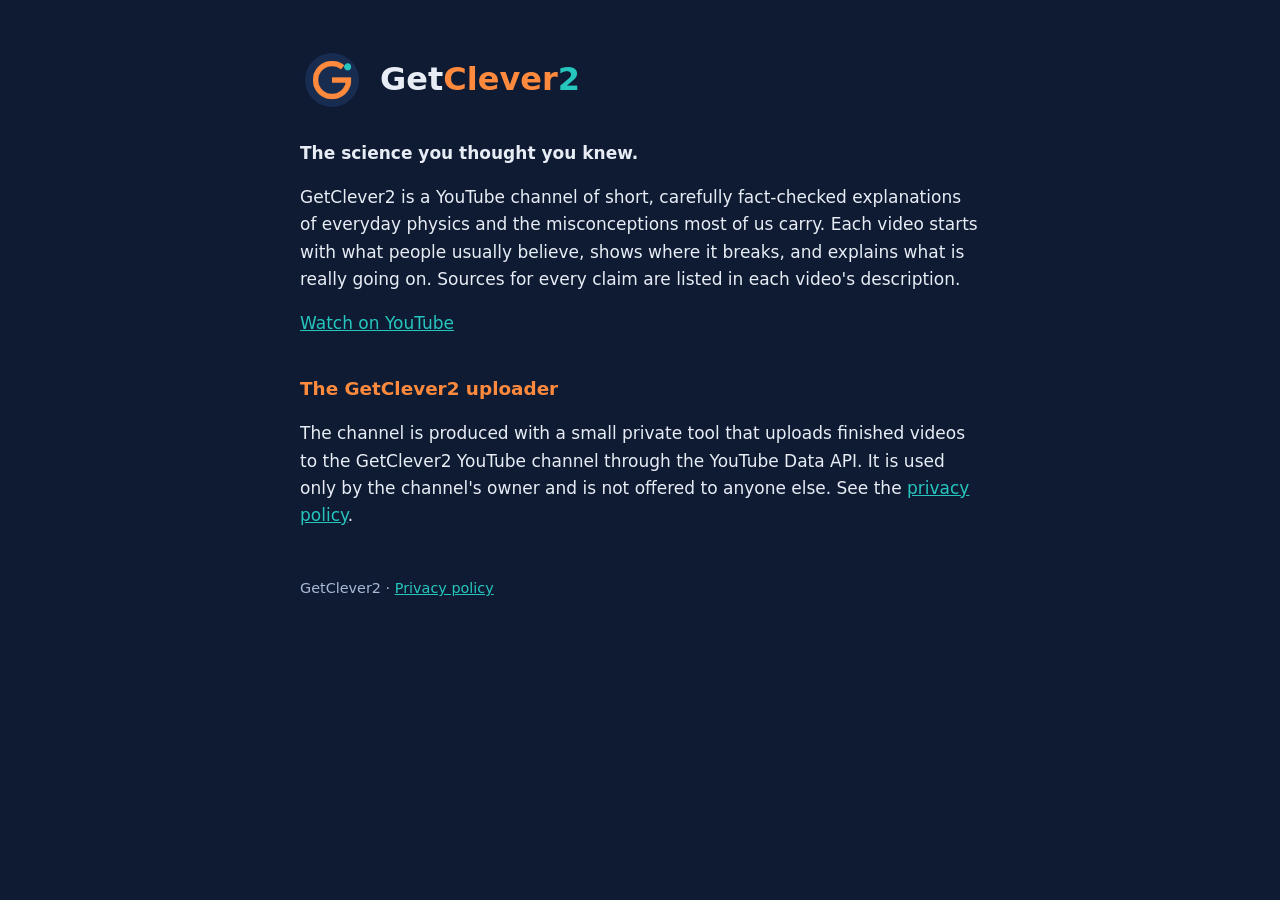
<file: index.html>
<!doctype html>
<html lang="en"><head><meta charset="utf-8"><meta name="viewport" content="width=device-width,initial-scale=1">
<title>GetClever2</title><link rel="stylesheet" href="style.css"><link rel="icon" href="logo.png"></head>
<body><main>
<header><img src="logo.png" alt="GetClever2 logo"><h1>Get<span class="c">Clever</span><span class="n">2</span></h1></header>
<p><strong>The science you thought you knew.</strong></p>
<p>GetClever2 is a YouTube channel of short, carefully fact-checked explanations of everyday physics and the misconceptions most of us carry. Each video starts with what people usually believe, shows where it breaks, and explains what is really going on. Sources for every claim are listed in each video's description.</p>
<p><a href="https://www.youtube.com/channel/UCPBhQNCm4z3GaVJpw4_9eRg">Watch on YouTube</a></p>
<h2>The GetClever2 uploader</h2>
<p>The channel is produced with a small private tool that uploads finished videos to the GetClever2 YouTube channel through the YouTube Data API. It is used only by the channel's owner and is not offered to anyone else. See the <a href="privacy.html">privacy policy</a>.</p>
<footer>GetClever2 · <a href="privacy.html">Privacy policy</a></footer>
</main></body></html>
</file>
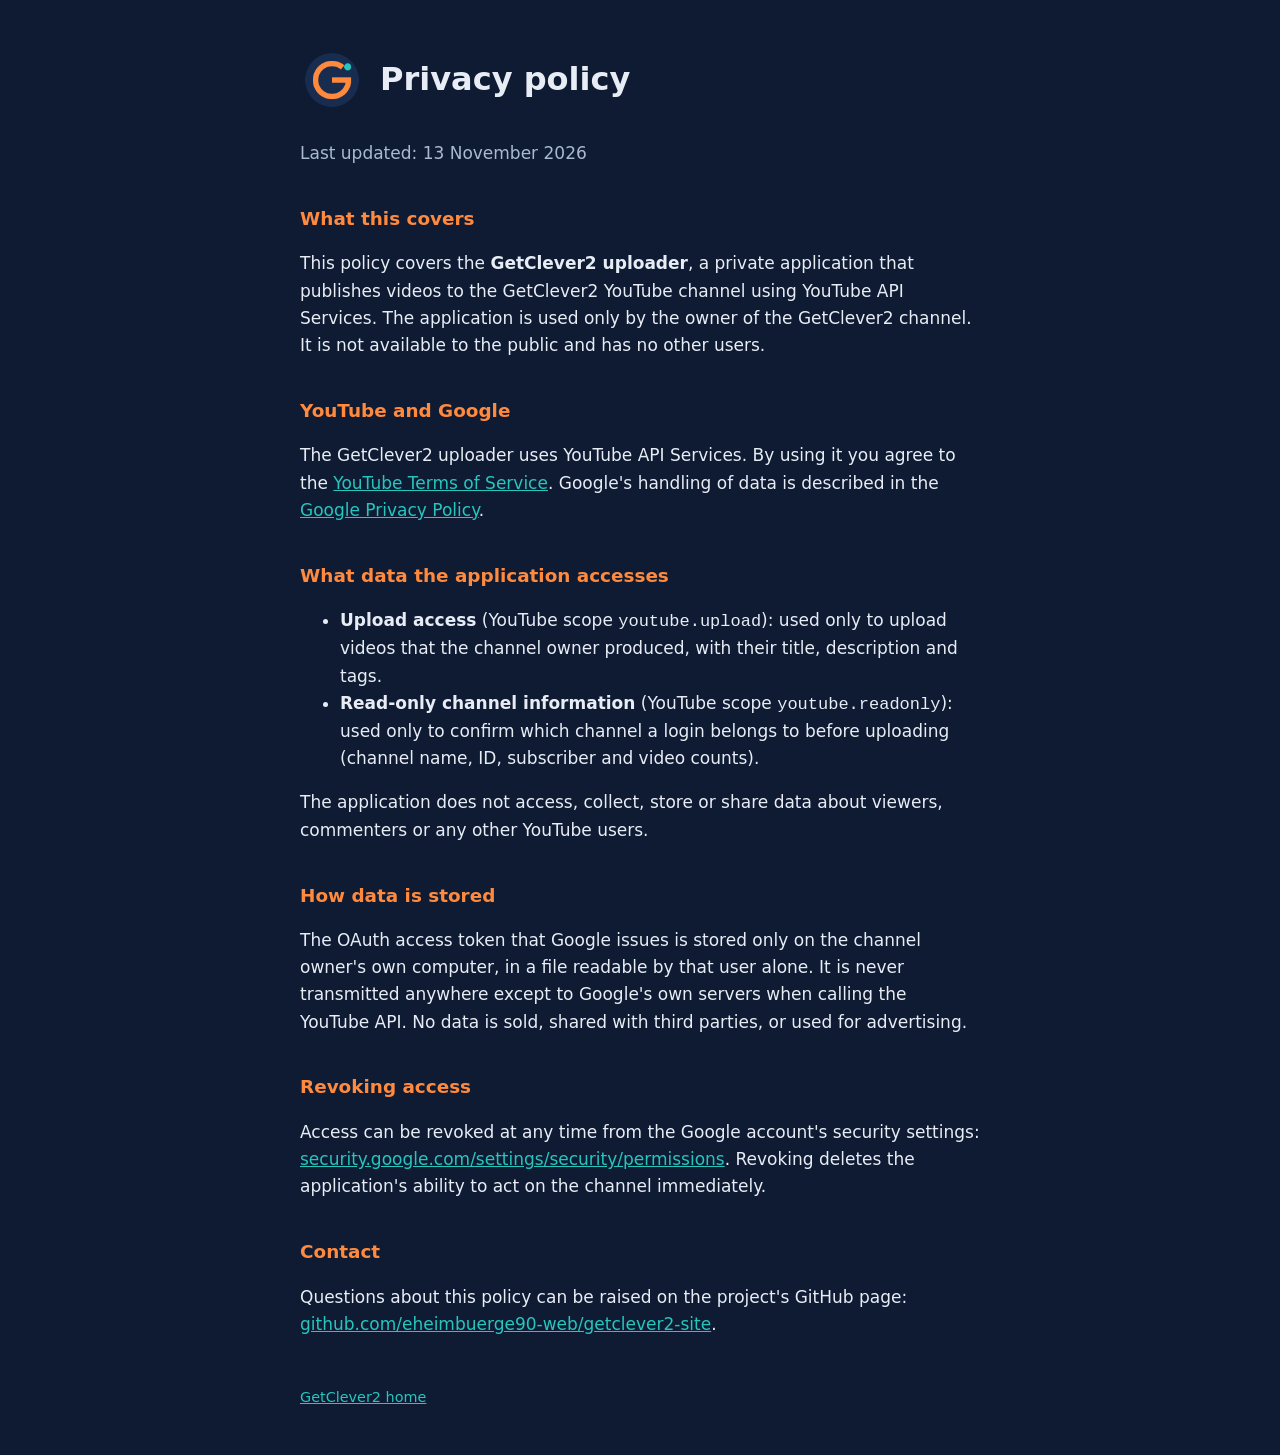
<file: privacy.html>
<!doctype html>
<html lang="en"><head><meta charset="utf-8"><meta name="viewport" content="width=device-width,initial-scale=1">
<title>Privacy policy · GetClever2</title><link rel="stylesheet" href="style.css"><link rel="icon" href="logo.png"></head>
<body><main>
<header><img src="logo.png" alt="GetClever2 logo"><h1>Privacy policy</h1></header>
<p class="muted">Last updated: 13 November 2026</p>

<h2>What this covers</h2>
<p>This policy covers the <strong>GetClever2 uploader</strong>, a private application that publishes videos to the GetClever2 YouTube channel using YouTube API Services. The application is used only by the owner of the GetClever2 channel. It is not available to the public and has no other users.</p>

<h2>YouTube and Google</h2>
<p>The GetClever2 uploader uses YouTube API Services. By using it you agree to the <a href="https://www.youtube.com/t/terms">YouTube Terms of Service</a>. Google's handling of data is described in the <a href="https://policies.google.com/privacy">Google Privacy Policy</a>.</p>

<h2>What data the application accesses</h2>
<ul>
<li><strong>Upload access</strong> (YouTube scope <code>youtube.upload</code>): used only to upload videos that the channel owner produced, with their title, description and tags.</li>
<li><strong>Read-only channel information</strong> (YouTube scope <code>youtube.readonly</code>): used only to confirm which channel a login belongs to before uploading (channel name, ID, subscriber and video counts).</li>
</ul>
<p>The application does not access, collect, store or share data about viewers, commenters or any other YouTube users.</p>

<h2>How data is stored</h2>
<p>The OAuth access token that Google issues is stored only on the channel owner's own computer, in a file readable by that user alone. It is never transmitted anywhere except to Google's own servers when calling the YouTube API. No data is sold, shared with third parties, or used for advertising.</p>

<h2>Revoking access</h2>
<p>Access can be revoked at any time from the Google account's security settings: <a href="https://security.google.com/settings/security/permissions">security.google.com/settings/security/permissions</a>. Revoking deletes the application's ability to act on the channel immediately.</p>

<h2>Contact</h2>
<p>Questions about this policy can be raised on the project's GitHub page: <a href="https://github.com/eheimbuerge90-web/getclever2-site/issues">github.com/eheimbuerge90-web/getclever2-site</a>.</p>

<footer><a href="index.html">GetClever2 home</a></footer>
</main></body></html>
</file>
<file: style.css>
:root{--navy:#0E1B33;--navy2:#182C50;--orange:#FF8A3D;--teal:#26C6BE;--text:#E8EDF5;--muted:#AAB9D2}
*{box-sizing:border-box}body{margin:0;background:var(--navy);color:var(--text);font:17px/1.6 system-ui,-apple-system,"Segoe UI",sans-serif}
main{max-width:720px;margin:0 auto;padding:48px 20px}a{color:var(--teal)}
header{display:flex;align-items:center;gap:16px;margin-bottom:28px}header img{width:64px;height:64px;border-radius:50%}
h1{margin:0;font-size:2rem}h1 .c{color:var(--orange)}h1 .n{color:var(--teal)}h2{color:var(--orange);font-size:1.15rem;margin-top:2em}
.muted{color:var(--muted)}footer{margin-top:48px;font-size:.9rem;color:var(--muted)}
</file>
